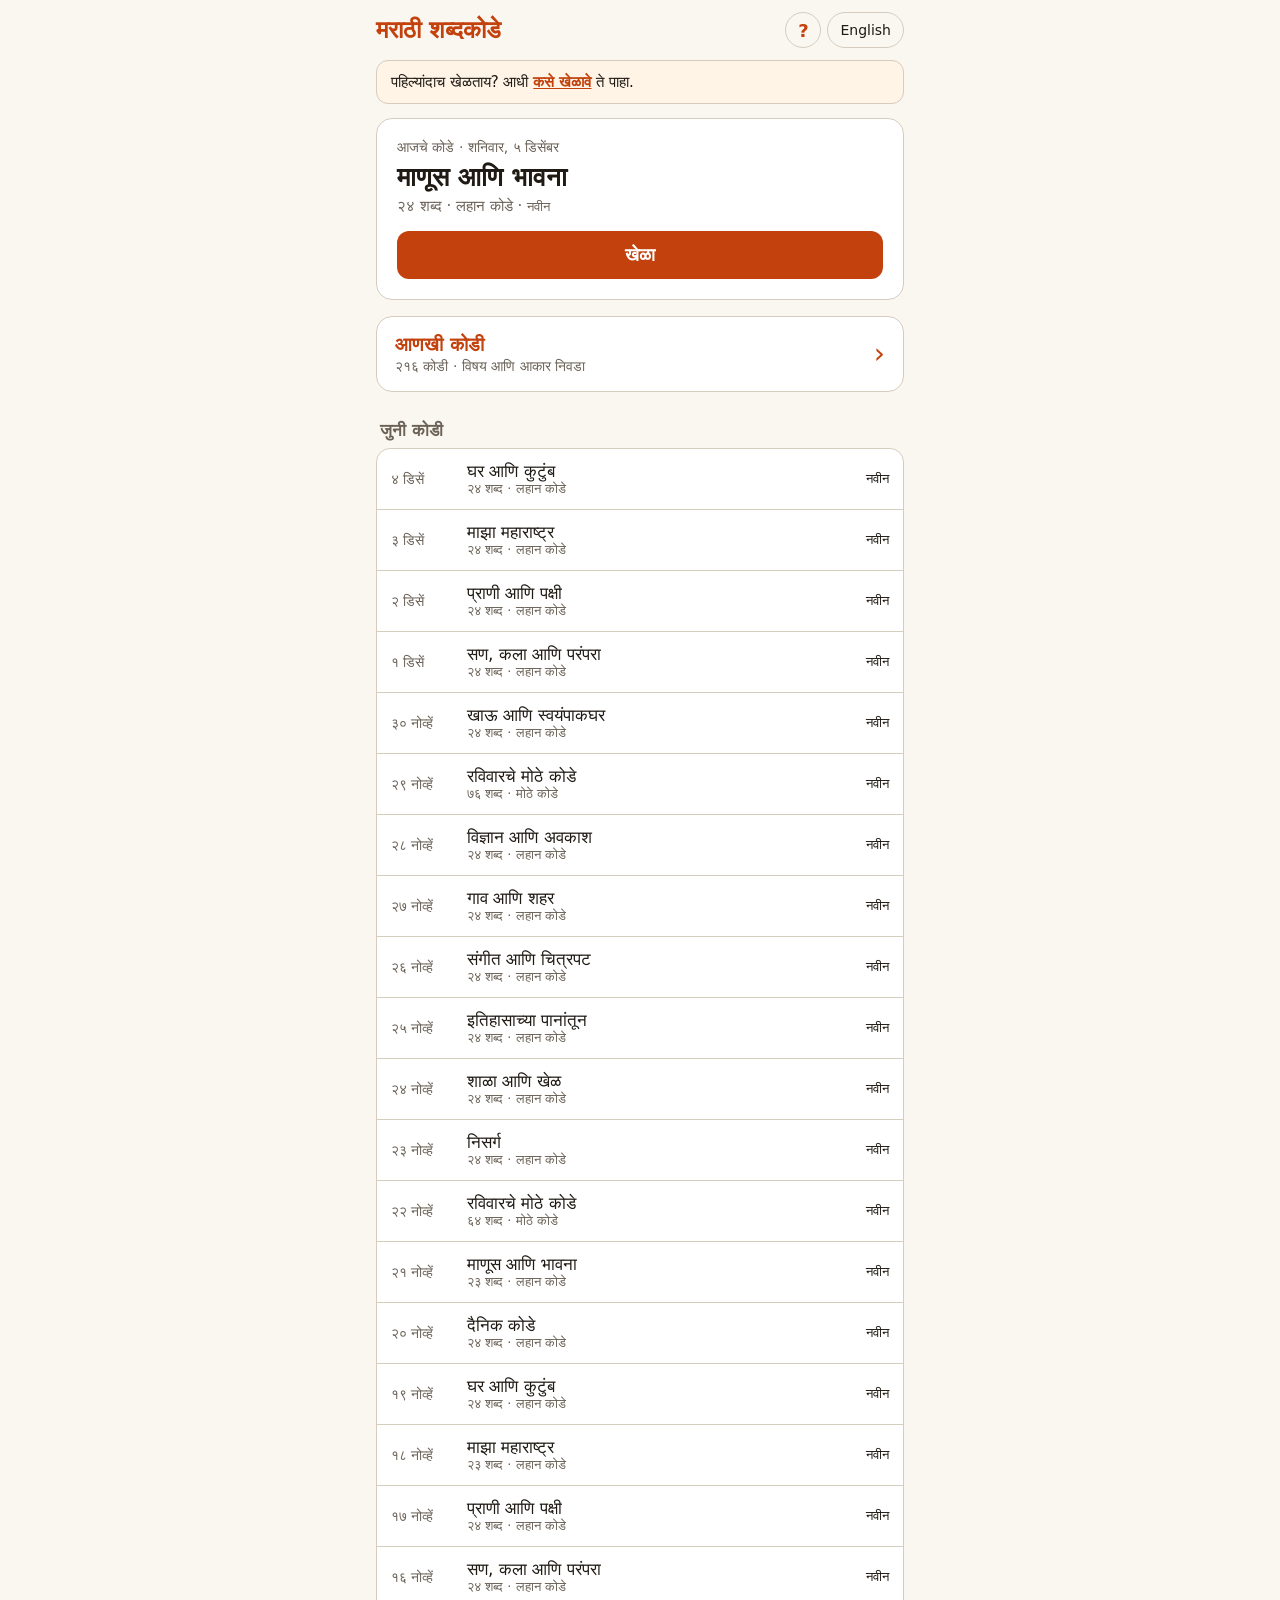
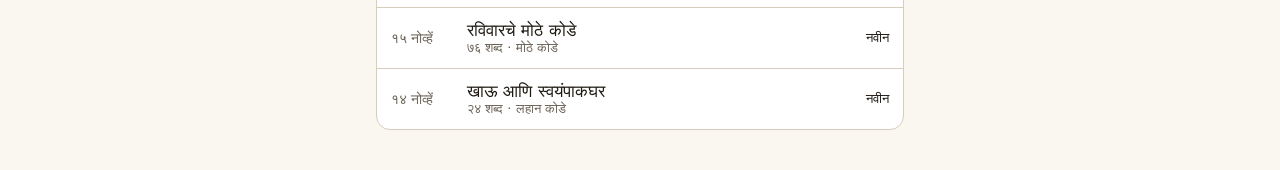
<file: index.html>
<!doctype html>
<html lang="mr">
<head>
  <meta charset="utf-8">
  <meta name="viewport" content="width=device-width, initial-scale=1, viewport-fit=cover, interactive-widget=resizes-content">
  <meta name="description" content="मराठी शब्दकोडे — रोज एक नवे कोडे">
  <meta name="theme-color" content="#c2410c" media="(prefers-color-scheme: light)">
  <meta name="theme-color" content="#211c17" media="(prefers-color-scheme: dark)">
  <title>मराठी शब्दकोडे</title>
  <link rel="manifest" href="manifest.webmanifest">
  <link rel="icon" href="icons/icon-192.png" type="image/png">
  <link rel="apple-touch-icon" href="icons/icon-192.png">
  <link rel="stylesheet" href="css/app.css">
  <script type="module" src="js/app.js"></script>
</head>
<body>
  <div id="app"></div>
  <noscript>हे कोडे खेळण्यासाठी JavaScript सुरू करा.</noscript>
</body>
</html>
</file>
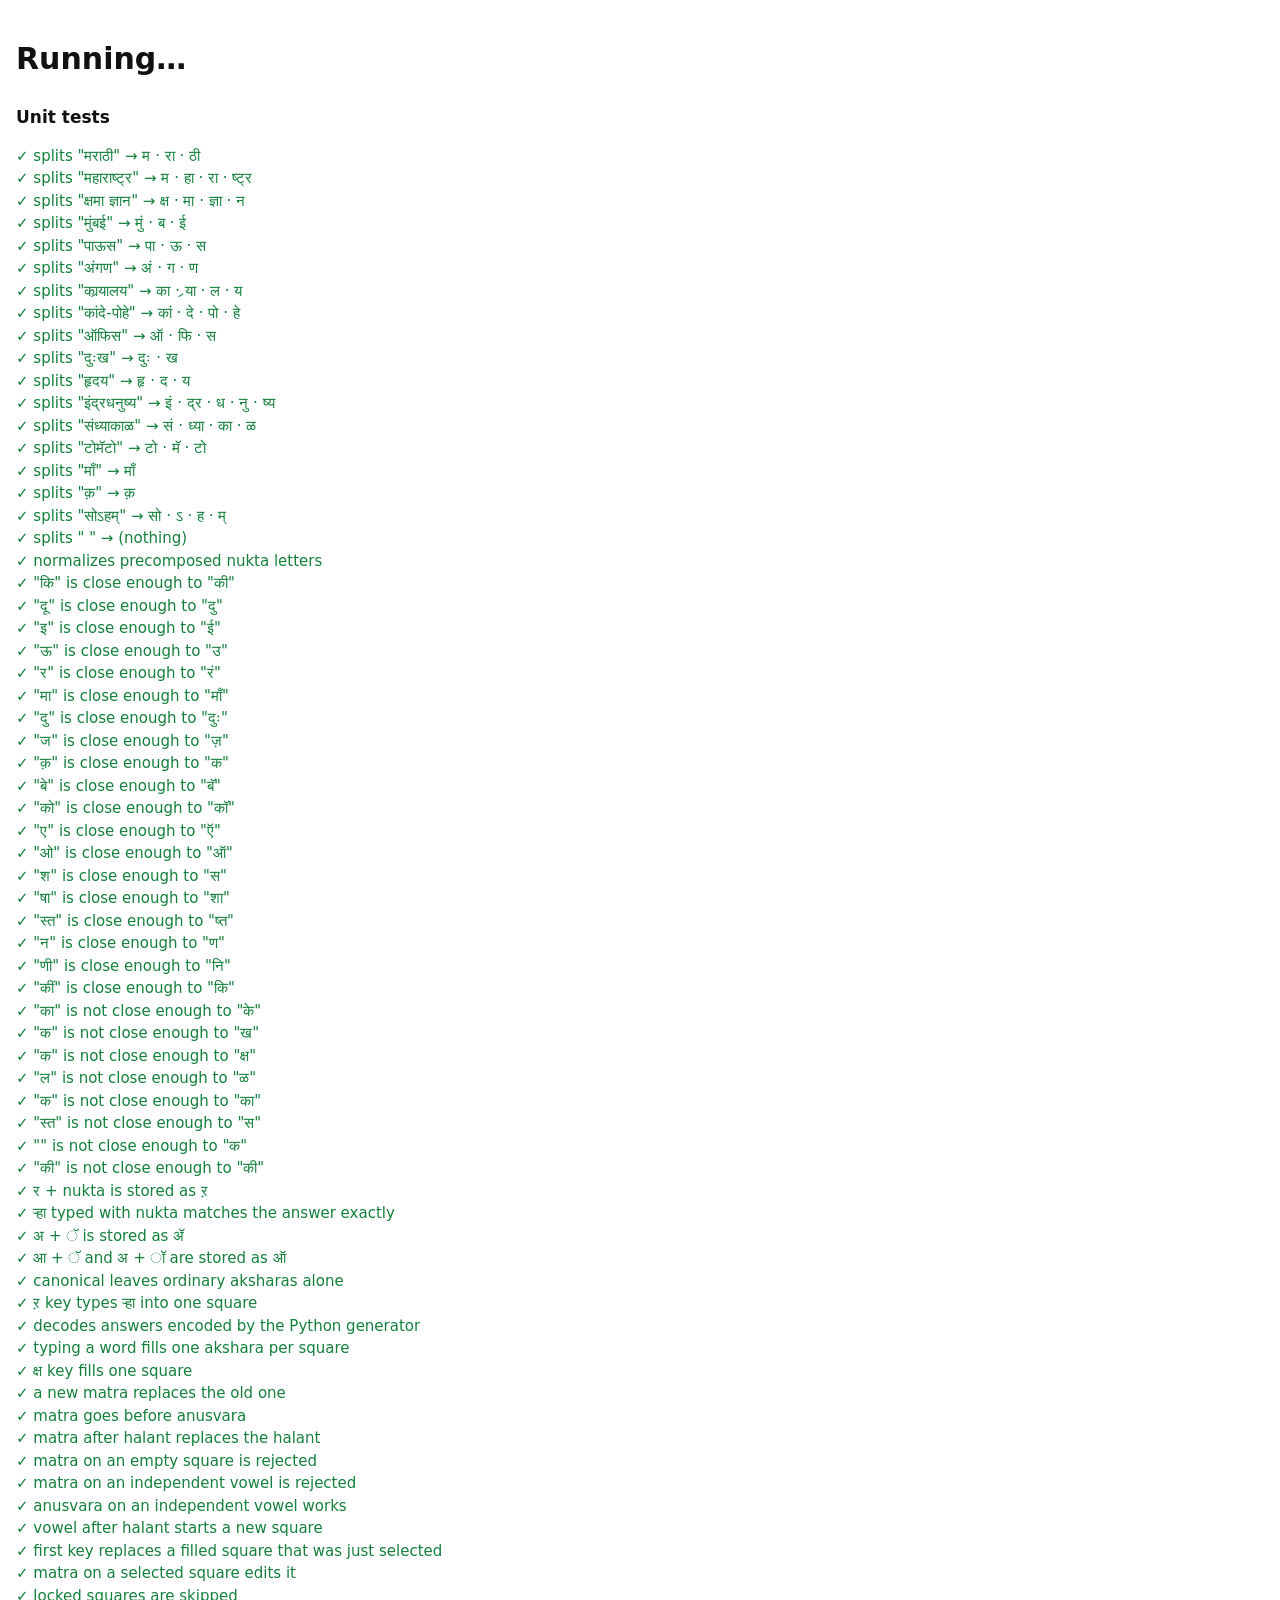
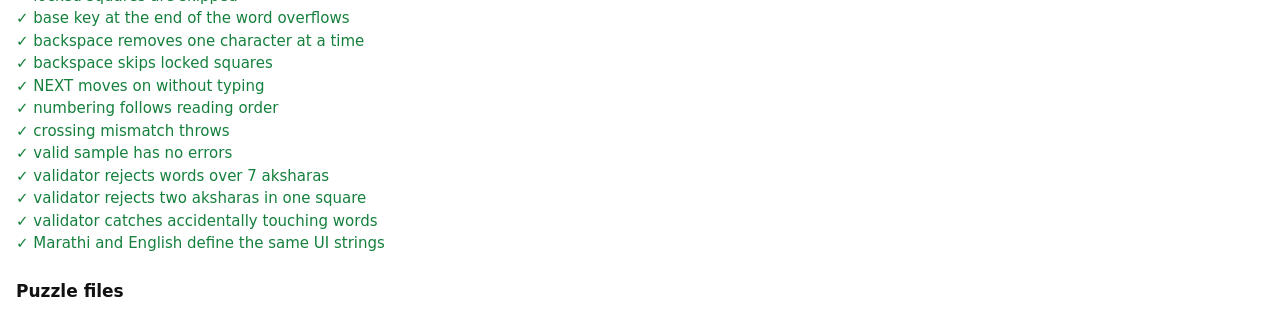
<file: test/index.html>
<!doctype html>
<html lang="mr">
<head>
  <meta charset="utf-8">
  <meta name="viewport" content="width=device-width, initial-scale=1">
  <title>Crossword Tests</title>
  <style>
    :root { --bg: #fff; --text: #111; --ok: #15803d; --bad: #dc2626; --muted: #666; }
    @media (prefers-color-scheme: dark) { :root:not([data-theme="light"]) { --bg: #111; --text: #eee; --ok: #4ade80; --bad: #f87171; --muted: #999; } }
    :root[data-theme="dark"] { --bg: #111; --text: #eee; --ok: #4ade80; --bad: #f87171; --muted: #999; }
    body { background: var(--bg); color: var(--text); font: 15px/1.5 system-ui, "Noto Sans Devanagari", sans-serif; margin: 0; padding: 16px; }
    .ok { color: var(--ok); } .bad { color: var(--bad); } pre { white-space: pre-wrap; color: var(--muted); margin: 0 0 8px 20px; }
    h2 { font-size: 17px; margin-top: 24px; }
  </style>
</head>
<body>
  <h1 id="summary">Running…</h1>
  <div id="out"></div>
  <script type="module">
    import { tests } from './tests.js';
    import { validateAll } from '../tools/validate-lib.js';
    const out = document.getElementById('out');
    const line = (cls, text, detail) => {
      const d = document.createElement('div');
      d.className = cls;
      d.textContent = text;
      out.appendChild(d);
      if (detail) { const p = document.createElement('pre'); p.textContent = detail; out.appendChild(p); }
    };
    let pass = 0, fail = 0;
    out.insertAdjacentHTML('beforeend', '<h2>Unit tests</h2>');
    for (const t of tests) {
      try { await t.fn(); pass++; line('ok', '✓ ' + t.name); }
      catch (e) { fail++; line('bad', '✗ ' + t.name, e.message); }
    }
    out.insertAdjacentHTML('beforeend', '<h2>Puzzle files</h2>');
    const get = async (u) => { const r = await fetch(u, { cache: 'no-cache' }); if (!r.ok) throw new Error(r.status); return r.json(); };
    const report = [
      ...await validateAll(await get('../puzzles/index.json'), (id) => get(`../puzzles/${id}.json`)),
      ...await validateAll(await get('../puzzles/extra/index.json'), (id) => get(`../puzzles/extra/${id}.json`)),
    ];
    for (const { id, errors } of report) {
      if (errors.length) { fail++; line('bad', '✗ ' + id, errors.join('\n')); } else { pass++; line('ok', '✓ ' + id); }
    }
    const s = document.getElementById('summary');
    s.textContent = `${pass} passed, ${fail} failed`;
    s.className = fail ? 'bad' : 'ok';
    window.__testResult = { pass, fail };
  </script>
</body>
</html>
</file>
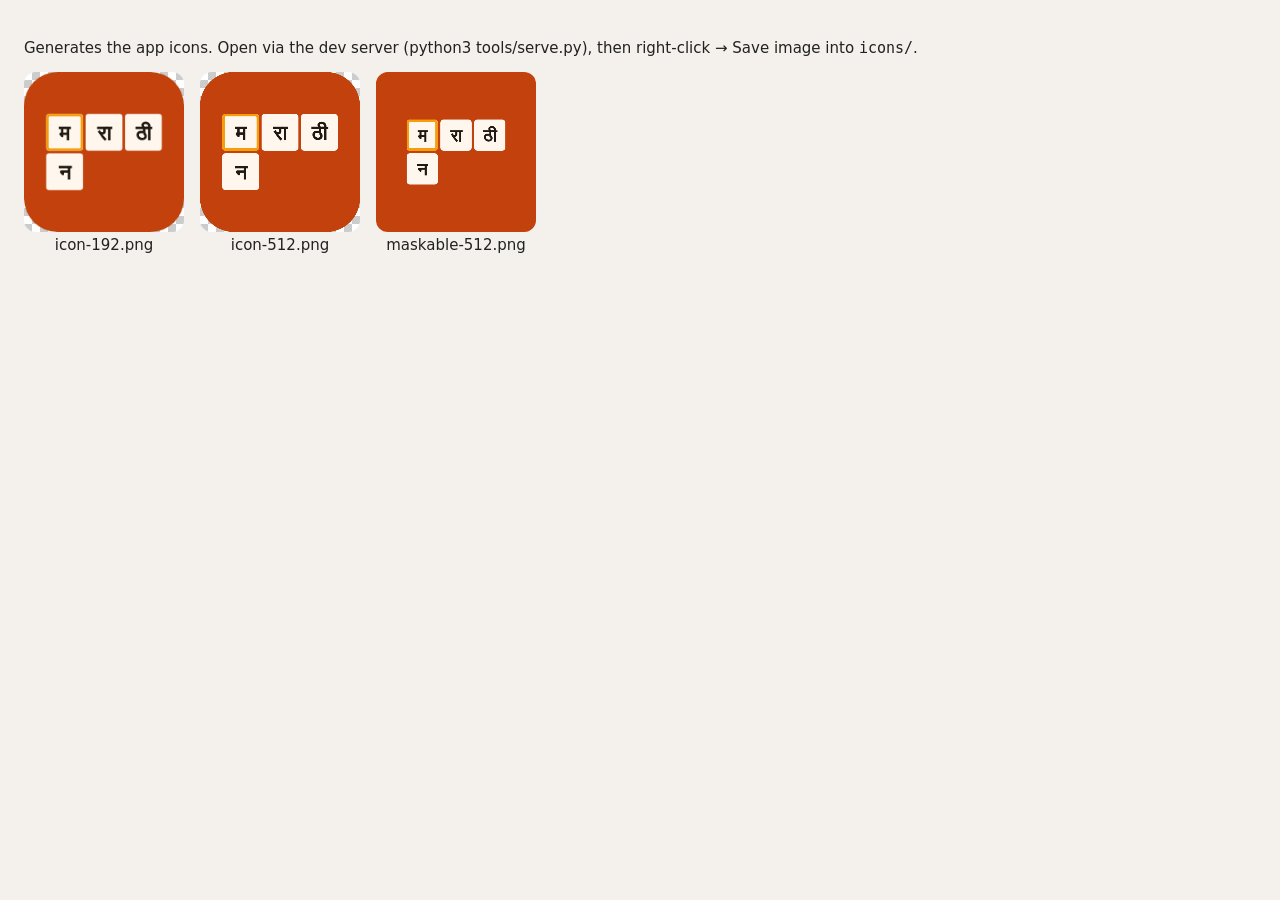
<file: tools/make-icons.html>
<!doctype html>
<html lang="mr">
<head>
  <meta charset="utf-8">
  <meta name="viewport" content="width=device-width, initial-scale=1">
  <title>App Icons</title>
  <style>
    :root { --bg: #f4f1ec; --text: #222; }
    @media (prefers-color-scheme: dark) { :root:not([data-theme="light"]) { --bg: #1b1916; --text: #eee; } }
    :root[data-theme="dark"] { --bg: #1b1916; --text: #eee; }
    body { background: var(--bg); color: var(--text); font: 15px system-ui, sans-serif; padding: 16px; }
    figure { display: inline-block; margin: 0 16px 16px 0; text-align: center; }
    canvas { width: 160px; height: 160px; border-radius: 12px; background: repeating-conic-gradient(#ccc 0 25%, #fff 0 50%) 0 0 / 16px 16px; }
  </style>
</head>
<body>
  <p>Generates the app icons. Open via the dev server (python3 tools/serve.py), then right-click → Save image into <code>icons/</code>.</p>
  <div id="out"></div>
  <script>
    // A mini crossword: मराठी across, मन down from म.
    function draw(size, { maskable }) {
      const c = document.createElement('canvas');
      c.width = c.height = size;
      const g = c.getContext('2d');
      const s = size / 512;
      g.fillStyle = '#c2410c';
      if (maskable) {
        g.fillRect(0, 0, size, size);
      } else {
        g.beginPath();
        g.roundRect(0, 0, size, size, 108 * s);
        g.fill();
      }
      const tile = (maskable ? 100 : 118) * s;
      const gap = 8 * s;
      const across = ['म', 'रा', 'ठी'];
      const totalW = 3 * tile + 2 * gap;
      const totalH = 2 * tile + gap;
      const x0 = (size - totalW) / 2;
      const y0 = (size - totalH) / 2;
      const cells = across.map((ch, i) => [x0 + i * (tile + gap), y0, ch]);
      cells.push([x0, y0 + tile + gap, 'न']);
      g.textAlign = 'center';
      g.textBaseline = 'middle';
      g.font = `600 ${tile * 0.56}px "Kohinoor Devanagari", "Noto Sans Devanagari", "Mukta", sans-serif`;
      for (const [x, y, ch] of cells) {
        g.fillStyle = '#fff7ed';
        g.beginPath();
        g.roundRect(x, y, tile, tile, 10 * s);
        g.fill();
        g.fillStyle = '#1f1a14';
        g.fillText(ch, x + tile / 2, y + tile / 2 + tile * 0.06);
      }
      // highlight the first square like the selected cell in the game
      g.strokeStyle = '#f59e0b';
      g.lineWidth = 8 * s;
      g.beginPath();
      g.roundRect(x0 + 4 * s, y0 + 4 * s, tile - 8 * s, tile - 8 * s, 8 * s);
      g.stroke();
      return c;
    }
    const specs = [
      ['icon-192.png', 192, { maskable: false }],
      ['icon-512.png', 512, { maskable: false }],
      ['maskable-512.png', 512, { maskable: true }],
    ];
    window.icons = {};
    document.fonts.ready.then(() => {
      for (const [name, size, opts] of specs) {
        const c = draw(size, opts);
        window.icons[name] = c.toDataURL('image/png');
        const f = document.createElement('figure');
        f.append(c);
        f.insertAdjacentHTML('beforeend', `<figcaption>${name}</figcaption>`);
        document.getElementById('out').append(f);
      }
    });
  </script>
</body>
</html>
</file>
<file: css/app.css>
:root {
  --font: "Noto Sans Devanagari", "Kohinoor Devanagari", "Mukta", "Nirmala UI", system-ui, sans-serif;
  --bg: #faf6f0;
  --surface: #ffffff;
  --text: #1f1a14;
  --muted: #6b6257;
  --line: #d6ccbe;
  --accent: #c2410c;
  --accent-contrast: #ffffff;
  --cell-bg: #ffffff;
  --cell-line: #b8ad9e;
  --word: #fde4c4;
  --sel: #f59e0b;
  --sel-text: #1f1a14;
  --wrong: #dc2626;
  --revealed: #2563eb;
  --near: #eab308;
  --hint: #7c3aed;
  --near-edge: #854d0e;
  --clue-bg: #fff4e6;
  --kbd-bg: #e4dccf;
  --key-bg: #ffffff;
  --key-alt: #cfc5b6;
  --key-shadow: rgba(0, 0, 0, 0.18);
  --ok: #15803d;
  --scrim: rgba(20, 14, 8, 0.45);
  color-scheme: light;
}

@media (prefers-color-scheme: dark) {
  :root:not([data-theme="light"]) {
    --bg: #15120f;
    --surface: #211c17;
    --text: #f1e9de;
    --muted: #a99e90;
    --line: #3a332b;
    --accent: #fb923c;
    --accent-contrast: #1a1007;
    --cell-bg: #2a241e;
    --cell-line: #4a4137;
    --word: #6b4416;
    --sel: #f59e0b;
    --sel-text: #1a1007;
    --wrong: #f87171;
    --revealed: #60a5fa;
    --near: #facc15;
    --hint: #a78bfa;
    --near-edge: #1a1007;
    --clue-bg: #2a2119;
    --kbd-bg: #1b1713;
    --key-bg: #3a332b;
    --key-alt: #2a241e;
    --key-shadow: rgba(0, 0, 0, 0.5);
    --ok: #4ade80;
    --scrim: rgba(0, 0, 0, 0.6);
    color-scheme: dark;
  }
}
:root[data-theme="dark"] {
  --bg: #15120f;
  --surface: #211c17;
  --text: #f1e9de;
  --muted: #a99e90;
  --line: #3a332b;
  --accent: #fb923c;
  --accent-contrast: #1a1007;
  --cell-bg: #2a241e;
  --cell-line: #4a4137;
  --word: #6b4416;
  --sel: #f59e0b;
  --sel-text: #1a1007;
  --wrong: #f87171;
  --revealed: #60a5fa;
  --near: #facc15;
  --hint: #a78bfa;
  --near-edge: #1a1007;
  --clue-bg: #2a2119;
  --kbd-bg: #1b1713;
  --key-bg: #3a332b;
  --key-alt: #2a241e;
  --key-shadow: rgba(0, 0, 0, 0.5);
  --ok: #4ade80;
  --scrim: rgba(0, 0, 0, 0.6);
  color-scheme: dark;
}

* { box-sizing: border-box; }
html, body {
  margin: 0;
  min-height: 100%;
  background: var(--bg);
  color: var(--text);
  font-family: var(--font);
  -webkit-tap-highlight-color: transparent;
  -webkit-text-size-adjust: 100%;
}
button { font: inherit; color: inherit; cursor: pointer; }
a { color: inherit; }
.muted { color: var(--muted); }

.btn-primary, .btn-secondary {
  display: block;
  width: 100%;
  margin-top: 16px;
  padding: 13px 16px;
  border: 0;
  border-radius: 12px;
  font-size: 18px;
  font-weight: 600;
  text-align: center;
  text-decoration: none;
}
.btn-primary { background: var(--accent); color: var(--accent-contrast); }
.btn-secondary { background: transparent; color: var(--text); border: 1px solid var(--line); margin-top: 10px; }

/* ── Home ── */
.topbar {
  display: flex;
  align-items: center;
  gap: 6px;
  padding: 12px 16px;
  padding-top: max(12px, env(safe-area-inset-top));
  max-width: 560px;
  margin: 0 auto;
}
.topbar h1 { flex: 1; min-width: 0; margin: 0; font-size: 24px; color: var(--accent); }
.topbar .icon-btn { margin-left: -8px; }
.topbar .help-btn {
  margin: 0;
  width: 36px;
  min-width: 36px;
  height: 36px;
  border: 1px solid var(--line);
  border-radius: 999px;
  font-size: 18px;
  font-weight: 700;
  color: var(--accent);
}
.lang-btn {
  height: 36px;
  padding: 0 12px;
  border: 1px solid var(--line);
  border-radius: 999px;
  background: transparent;
  font-size: 14px;
}
.hint {
  margin: 0 0 14px;
  padding: 12px 14px;
  border-radius: 12px;
  background: var(--clue-bg);
  border: 1px solid var(--line);
  font-size: 15px;
}
.hint a { color: var(--accent); font-weight: 600; }
.install-btn { margin-top: 24px; }
.install-btn[hidden] { display: none; }

/* ── Help ── */
.help h2 { font-size: 19px; margin: 26px 0 8px; color: var(--accent); }
.help h2:first-child { margin-top: 4px; }
.help p, .help li { font-size: 16px; line-height: 1.6; }
.help ul { padding-left: 20px; margin: 0; }
.help li + li { margin-top: 6px; }
.demo { display: inline-flex; gap: 2px; vertical-align: middle; margin-inline-end: 8px; }
.demo span {
  width: 36px;
  height: 36px;
  display: grid;
  place-items: center;
  background: var(--cell-bg);
  border: 1px solid var(--cell-line);
  border-radius: 3px;
  font-size: 18px;
}
.help .btn-primary { margin-top: 32px; }
.home { padding: 0 16px 40px; max-width: 560px; margin: 0 auto; }
.today {
  background: var(--surface);
  border: 1px solid var(--line);
  border-radius: 16px;
  padding: 20px;
}
.today .eyebrow { font-size: 14px; color: var(--muted); }
.today h2 { margin: 6px 0 4px; font-size: 26px; }
.today .meta { font-size: 15px; color: var(--muted); }
.status { font-size: 13px; white-space: nowrap; }
.status.solved { color: var(--ok); font-weight: 600; }
.status.progress { color: var(--accent); font-weight: 600; }
.streak { margin: 14px 4px 0; font-size: 16px; }
.section-title { margin: 28px 4px 8px; font-size: 17px; color: var(--muted); font-weight: 600; }
.archive { list-style: none; margin: 0; padding: 0; background: var(--surface); border: 1px solid var(--line); border-radius: 14px; overflow: hidden; }
.archive li + li { border-top: 1px solid var(--line); }
.archive a { display: flex; align-items: center; gap: 12px; padding: 12px 14px; text-decoration: none; }
.archive .a-date { width: 64px; flex: none; font-size: 14px; color: var(--muted); }
.archive .a-title { flex: 1; min-width: 0; font-size: 17px; display: flex; flex-direction: column; }
.archive .a-title small { font-size: 13px; color: var(--muted); }
.more-card {
  display: flex;
  align-items: center;
  gap: 12px;
  margin-top: 16px;
  padding: 16px 18px;
  background: var(--surface);
  border: 1px solid var(--line);
  border-radius: 16px;
  text-decoration: none;
}
.more-card .more-text { flex: 1; min-width: 0; display: flex; flex-direction: column; gap: 2px; }
.more-card b { font-size: 19px; color: var(--accent); }
.more-card small { font-size: 14px; color: var(--muted); }
.more-card .chev { font-size: 28px; color: var(--accent); line-height: 1; }
.filter-label { margin: 8px 4px 6px; font-size: 14px; color: var(--muted); font-weight: 600; }
.chips {
  display: flex;
  gap: 8px;
  overflow-x: auto;
  padding: 2px 2px 6px;
  margin: 0 -16px;
  padding-inline: 16px;
  scrollbar-width: none;
}
.chips::-webkit-scrollbar { display: none; }
.chip {
  flex: none;
  border: 1px solid var(--line);
  background: var(--surface);
  border-radius: 999px;
  padding: 7px 14px;
  font-size: 15px;
  white-space: nowrap;
}
.chip[aria-pressed="true"] { background: var(--accent); color: var(--accent-contrast); border-color: var(--accent); }
.more .play-any { margin-top: 18px; }
.more-summary { margin: 18px 4px 8px; font-size: 14px; }
.more-list[hidden] { display: none; }
.error-page { max-width: 420px; margin: 20vh auto 0; padding: 0 16px; text-align: center; }

/* ── Play ── */
.play {
  height: 100vh;
  height: 100dvh;
  display: flex;
  flex-direction: column;
  overflow: hidden;
  user-select: none;
  -webkit-user-select: none;
}
.playbar {
  flex: none;
  display: flex;
  align-items: center;
  gap: 2px;
  padding: 4px 6px;
  padding-top: max(4px, env(safe-area-inset-top));
  background: var(--surface);
  border-bottom: 1px solid var(--line);
}
.icon-btn {
  min-width: 40px;
  height: 40px;
  border: 0;
  border-radius: 10px;
  background: transparent;
  font-size: 20px;
  display: inline-grid;
  place-items: center;
  text-decoration: none;
}
.icon-btn:active { background: var(--word); }
.playbar .title { flex: 1; min-width: 0; font-weight: 600; font-size: 17px; white-space: nowrap; overflow: hidden; text-overflow: ellipsis; padding: 0 4px; }
.timer {
  border: 1px solid var(--line);
  background: transparent;
  border-radius: 999px;
  padding: 4px 10px;
  font-size: 15px;
  font-variant-numeric: tabular-nums;
  min-width: 64px;
}
.submit-btn {
  border: 1px solid var(--line);
  background: transparent;
  color: var(--muted);
  border-radius: 999px;
  padding: 4px 10px;
  margin-inline-start: 4px;
  font-size: 15px;
  font-weight: 600;
  font-variant-numeric: tabular-nums;
  min-width: 64px;
  white-space: nowrap;
}
.submit-btn:not(:disabled) { background: var(--accent); color: var(--accent-contrast); border-color: var(--accent); }
.submit-btn:not(:disabled):active { filter: brightness(0.9); }
.submit-btn.ready { animation: submit-pulse 0.6s ease-out 2; }
@keyframes submit-pulse { 50% { transform: scale(1.12); } }
@media (prefers-reduced-motion: reduce) { .submit-btn.ready { animation: none; } }
.play.paused .timer { background: var(--accent); color: var(--accent-contrast); border-color: var(--accent); }
.play.sys .kbd-toggle { color: var(--accent); }

.grid-wrap {
  position: relative;
  flex: 1;
  min-height: 0;
  overflow: auto;
  display: flex;
  padding: 8px;
  touch-action: pan-x pan-y;
  overscroll-behavior: contain;
}
.grid {
  --cell: 36px;
  margin: auto;
  display: grid;
  grid-template-columns: repeat(var(--cols), var(--cell));
  grid-auto-rows: var(--cell);
  gap: 2px;
}
.cell {
  position: relative;
  display: grid;
  place-items: center;
  background: var(--cell-bg);
  border: 1px solid var(--cell-line);
  border-radius: 3px;
  overflow: hidden;
  cursor: pointer;
}
.cell .num {
  position: absolute;
  top: 1px;
  left: 2px;
  font-size: max(8px, calc(var(--cell) * 0.24));
  line-height: 1;
  color: var(--muted);
  pointer-events: none;
}
.cell .ch {
  font-size: calc(var(--cell) * 0.52);
  line-height: 1;
  padding-top: calc(var(--cell) * 0.08);
  white-space: nowrap;
  pointer-events: none;
}
.cell .ch[data-len="3"] { font-size: calc(var(--cell) * 0.46); }
.cell .ch[data-len="4"] { font-size: calc(var(--cell) * 0.4); }
.cell .ch[data-len="5"] { font-size: calc(var(--cell) * 0.34); }
.cell.word { background: var(--word); }
.cell.sel { background: var(--sel); border-color: var(--sel); color: var(--sel-text); }
.cell.sel .num { color: var(--sel-text); }
.cell.wrong .ch { color: var(--wrong); }
.cell.wrong::before {
  content: "";
  position: absolute;
  inset: 0;
  background: linear-gradient(to top right, transparent calc(50% - 1px), var(--wrong) 50%, transparent calc(50% + 1px));
  opacity: 0.6;
  pointer-events: none;
}
.cell.near::before {
  content: "";
  position: absolute;
  left: 0;
  right: 0;
  bottom: 0;
  height: max(3px, calc(var(--cell) * 0.12));
  background: var(--near);
  box-shadow: 0 -1px 0 var(--near-edge);
  pointer-events: none;
}
.cell.sel.near::before { background: var(--near-edge); box-shadow: none; } /* yellow would vanish on the amber selection */
.solved-box .slips { font-size: 15px; color: var(--muted); border-bottom: 3px solid var(--near); display: inline-block; padding-bottom: 2px; }
.cell.revealed::after {
  content: "";
  position: absolute;
  top: 0;
  right: 0;
  border-style: solid;
  border-width: 0 8px 8px 0;
  border-color: transparent var(--revealed) transparent transparent;
}
.cell.hinted::after {
  content: "";
  position: absolute;
  top: 0;
  right: 0;
  border-style: solid;
  border-width: 0 9px 9px 0;
  border-color: transparent var(--hint) transparent transparent;
}
.hint-btn {
  flex: none;
  min-width: 52px;
  border: 0;
  border-inline-start: 1px solid var(--line);
  background: transparent;
  font-size: 17px;
  font-weight: 600;
  color: var(--hint);
  font-variant-numeric: tabular-nums;
}
.hint-btn:active { background: var(--word); }
.hint-btn.empty { opacity: 0.4; }
.hint-btn[hidden] { display: none; }
.play.solved .cell .ch { color: var(--ok); }
.play.solved .cell.sel .ch { color: var(--sel-text); }

.pause-overlay {
  display: none;
  position: absolute;
  inset: 0;
  background: var(--bg);
  flex-direction: column;
  align-items: center;
  justify-content: center;
  padding: 24px;
  text-align: center;
  font-size: 18px;
}
.pause-overlay .btn-primary { max-width: 260px; }
.play.paused .pause-overlay { display: flex; }
.play.paused .grid { visibility: hidden; }

.cluebar {
  flex: none;
  display: flex;
  align-items: stretch;
  min-height: 58px;
  background: var(--clue-bg);
  border-top: 1px solid var(--line);
}
.cluebar .nav {
  width: 40px;
  flex: none;
  border: 0;
  background: transparent;
  font-size: 26px;
  color: var(--accent);
}
.clue-text {
  flex: 1;
  min-width: 0;
  border: 0;
  background: transparent;
  text-align: start;
  padding: 6px 2px;
  font-size: 16px;
  line-height: 1.4;
  display: -webkit-box;
  -webkit-line-clamp: 2;
  -webkit-box-orient: vertical;
  overflow: hidden;
  align-self: center;
}
.clue-label { font-weight: 700; color: var(--accent); margin-inline-end: 8px; }
.clue-len { color: var(--muted); white-space: nowrap; }

/* ── Custom keyboard ── */
.kbd {
  flex: none;
  display: flex;
  flex-direction: column;
  gap: 5px;
  padding: 6px 3px;
  padding-bottom: max(6px, env(safe-area-inset-bottom));
  background: var(--kbd-bg);
}
.play.sys .kbd { display: none; }
.krow { display: flex; gap: 4px; }
.key {
  flex: 1 1 0;
  min-width: 0;
  height: clamp(34px, 5.4dvh, 46px);
  padding: 0;
  border: 0;
  border-radius: 6px;
  background: var(--key-bg);
  box-shadow: 0 1px 0 var(--key-shadow);
  font-size: 20px;
  line-height: 1;
  touch-action: manipulation;
}
.key.sm { font-size: 16px; }
.key.mod { font-size: 19px; }
.key.alt { background: var(--key-alt); font-size: 16px; }
.key.wide { flex-grow: 1.6; }
.key.wider { flex-grow: 2.4; }
.key:active { background: var(--sel); color: var(--sel-text); }

.sysin {
  position: fixed;
  left: 0;
  bottom: 0;
  width: 1px;
  height: 1px;
  opacity: 0;
  font-size: 16px;
  border: 0;
  padding: 0;
  caret-color: transparent;
}

/* ── Sheets, dialogs, toast ── */
.backdrop {
  position: fixed;
  inset: 0;
  z-index: 20;
  background: var(--scrim);
  display: flex;
  align-items: flex-end;
  justify-content: center;
}
.backdrop.center { align-items: center; padding: 16px; }
.sheet {
  width: 100%;
  max-width: 560px;
  max-height: 80dvh;
  display: flex;
  flex-direction: column;
  background: var(--surface);
  border-radius: 18px 18px 0 0;
  padding-bottom: env(safe-area-inset-bottom);
}
.dialog {
  width: 100%;
  max-width: 380px;
  background: var(--surface);
  border-radius: 18px;
  padding: 24px 20px 20px;
}
.sheet-head {
  display: flex;
  align-items: center;
  justify-content: space-between;
  gap: 8px;
  padding: 10px 10px 6px 16px;
  border-bottom: 1px solid var(--line);
}
.sheet-head h3 { margin: 0; font-size: 18px; }
.tabs { display: flex; gap: 6px; }
.tabs button {
  border: 1px solid var(--line);
  background: transparent;
  border-radius: 999px;
  padding: 6px 18px;
  font-size: 16px;
}
.tabs button[aria-selected="true"] { background: var(--accent); color: var(--accent-contrast); border-color: var(--accent); }
.clue-list { overflow: auto; padding: 6px 0 12px; }
.clue-item {
  display: flex;
  gap: 12px;
  width: 100%;
  border: 0;
  background: transparent;
  text-align: start;
  padding: 10px 16px;
  font-size: 16px;
  line-height: 1.45;
}
.clue-item b { min-width: 24px; color: var(--accent); }
.clue-item.current { background: var(--word); }
.clue-item.done span { color: var(--muted); }
.menu { padding: 6px 16px 18px; }
.menu-label { margin: 14px 0 8px; font-size: 14px; color: var(--muted); font-weight: 600; }
.btn-row { display: flex; gap: 8px; }
.btn-row button {
  flex: 1;
  padding: 11px 6px;
  border: 1px solid var(--line);
  border-radius: 10px;
  background: var(--bg);
  font-size: 16px;
}
.btn-row button:active { background: var(--word); }
.btn-row button.danger { color: var(--wrong); }
.menu-foot { margin-top: 22px; }
.link-btn {
  display: block;
  width: 100%;
  margin-top: 6px;
  padding: 10px;
  border: 0;
  background: transparent;
  color: var(--muted);
  font-size: 15px;
}
.solved-box .streak { margin: 10px 0 0; }
.solved-box .btn-primary { margin-top: 18px; }
.solved-box { text-align: center; }
.solved-box .big { font-size: 48px; }
.solved-box h2 { margin: 4px 0 8px; font-size: 26px; color: var(--accent); }
.solved-box p { margin: 6px 0; font-size: 17px; }

.toast {
  position: fixed;
  left: 50%;
  top: 64px;
  z-index: 30;
  max-width: calc(100% - 32px);
  transform: translate(-50%, -12px);
  opacity: 0;
  pointer-events: none;
  background: var(--text);
  color: var(--bg);
  padding: 10px 16px;
  border-radius: 12px;
  font-size: 15px;
  text-align: center;
  transition: opacity 0.2s, transform 0.2s;
}
.toast.low {
  top: auto;
  width: calc(100% - 16px);
  max-width: 600px;
  padding: 6px 12px;
  font-size: 14px;
  line-height: 1.35;
  display: flex;
  align-items: center;
  justify-content: center;
  transform: translate(-50%, 8px);
}
.toast.show { opacity: 1; transform: translate(-50%, 0); }
</file>
